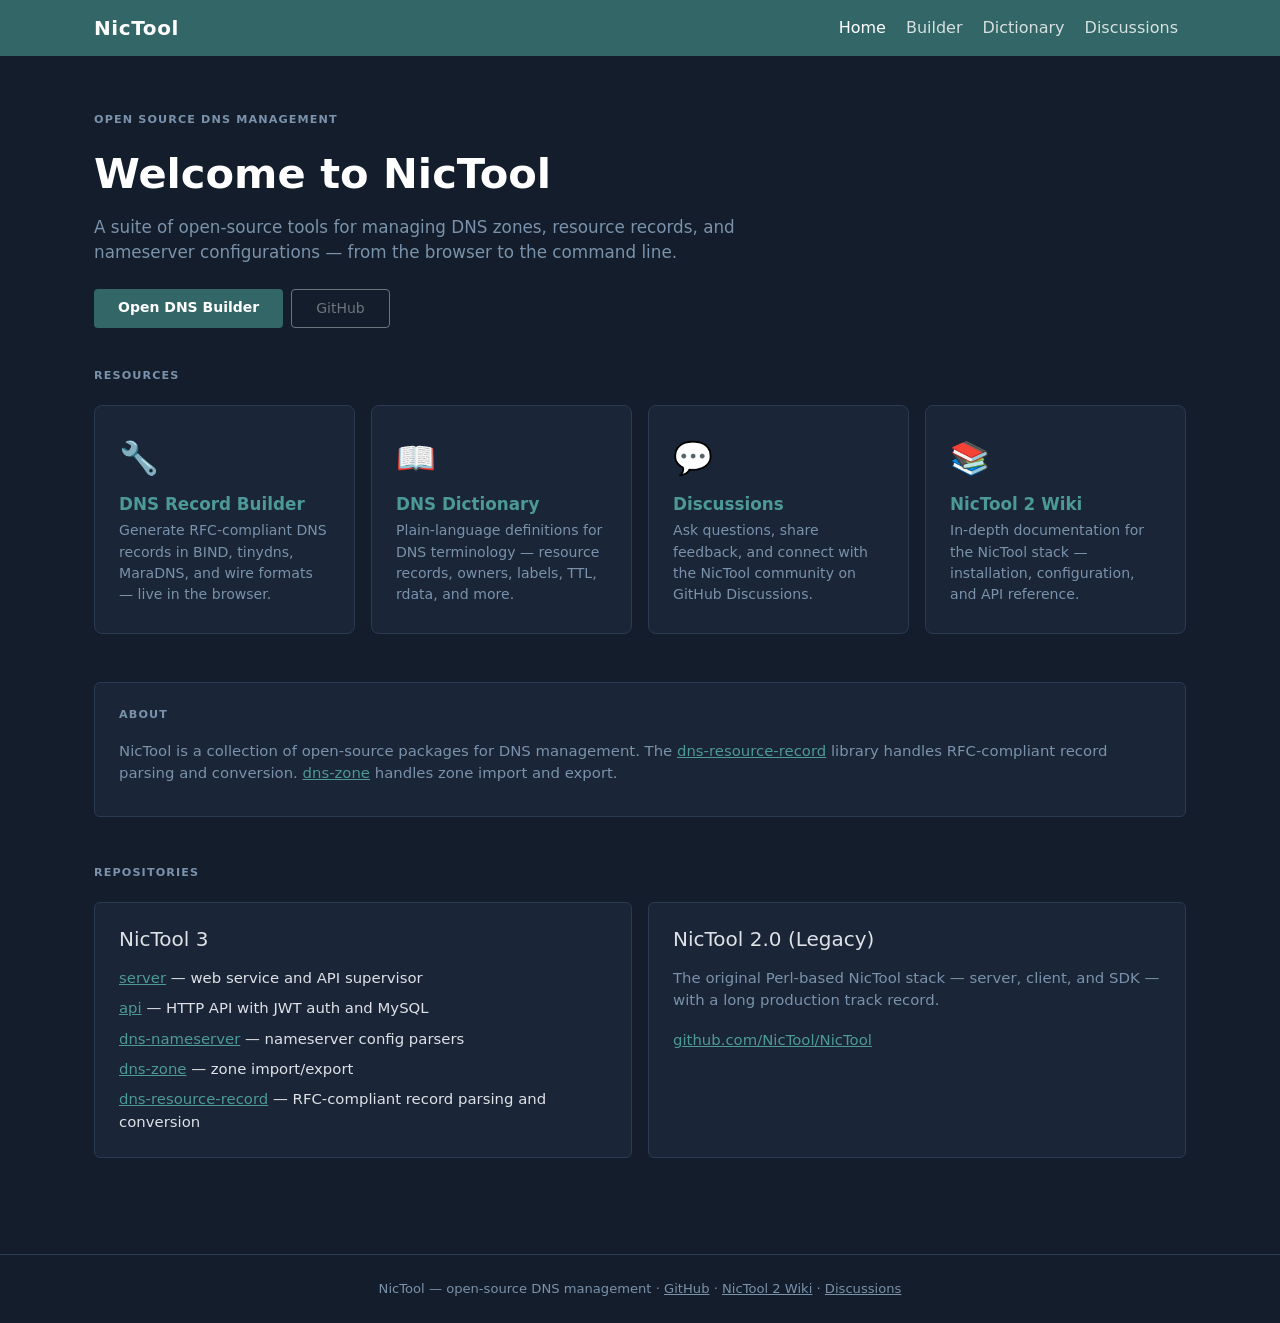
<file: index.html>
<!DOCTYPE html>
<html lang="en" data-bs-theme="dark">
<head>
  <meta charset="utf-8" />
  <meta name="viewport" content="width=device-width, initial-scale=1" />
  <title>NicTool – DNS Management</title>
  <link rel="stylesheet" href="https://cdn.jsdelivr.net/npm/bootstrap@5.3.8/dist/css/bootstrap.min.css"
    integrity="sha384-sRIl4kxILFvY47J16cr9ZwB07vP4J8+LH7qKQnuqkuIAvNWLzeN8tE5YBujZqJLB" crossorigin="anonymous" />
  <link rel="stylesheet" href="css/nictool.css" />
</head>
<body>

<nav class="navbar navbar-expand-sm py-2 nt-navbar">
  <div class="container px-4">
    <a class="navbar-brand" href="index.html">NicTool</a>
    <button class="navbar-toggler border-0" type="button" data-bs-toggle="collapse" data-bs-target="#navMain">
      <span class="navbar-toggler-icon"></span>
    </button>
    <div class="collapse navbar-collapse" id="navMain">
      <ul class="navbar-nav ms-auto gap-1">
        <li class="nav-item">
          <a class="nav-link active" href="index.html">Home</a>
        </li>
        <li class="nav-item">
          <a class="nav-link" href="builder/index.html">Builder</a>
        </li>
        <li class="nav-item">
          <a class="nav-link" href="dictionary.html">Dictionary</a>
        </li>
        <li class="nav-item">
          <a class="nav-link" href="https://github.com/orgs/NicTool/discussions" target="_blank" rel="noopener">Discussions</a>
        </li>
      </ul>
    </div>
  </div>
</nav>

<main>

  <!-- Hero -->
  <section class="nt-hero">
    <div class="container px-4">
      <div class="row align-items-center">
        <div class="col-lg-8">
          <p class="nt-section-label">Open Source DNS Management</p>
          <h1>Welcome to NicTool</h1>
          <p class="lead mt-3 mb-4">
            A suite of open-source tools for managing DNS zones, resource records,
            and nameserver configurations — from the browser to the command line.
          </p>
          <div class="d-flex flex-wrap gap-2">
            <a href="builder/index.html" class="btn btn-sm px-4 py-2 fw-semibold"
               style="background:var(--nt-primary);color:#fff;border:none">
              Open DNS Builder
            </a>
            <a href="https://github.com/NicTool" target="_blank" rel="noopener"
               class="btn btn-sm btn-outline-secondary px-4 py-2">
              GitHub
            </a>
          </div>
        </div>
      </div>
    </div>
  </section>

  <!-- Feature cards -->
  <section class="pb-5">
    <div class="container px-4">
      <p class="nt-section-label">Resources</p>
      <div class="row g-3">

        <div class="col-sm-6 col-lg-3">
          <a href="builder/index.html" class="nt-feature-card">
            <span class="nt-icon">🔧</span>
            <h3>DNS Record Builder</h3>
            <p>Generate RFC-compliant DNS records in BIND, tinydns, MaraDNS, and wire formats — live in the browser.</p>
          </a>
        </div>

        <div class="col-sm-6 col-lg-3">
          <a href="dictionary.html" class="nt-feature-card">
            <span class="nt-icon">📖</span>
            <h3>DNS Dictionary</h3>
            <p>Plain-language definitions for DNS terminology — resource records, owners, labels, TTL, rdata, and more.</p>
          </a>
        </div>

        <div class="col-sm-6 col-lg-3">
          <a href="https://github.com/orgs/NicTool/discussions" target="_blank" rel="noopener" class="nt-feature-card">
            <span class="nt-icon">💬</span>
            <h3>Discussions</h3>
            <p>Ask questions, share feedback, and connect with the NicTool community on GitHub Discussions.</p>
          </a>
        </div>

        <div class="col-sm-6 col-lg-3">
          <a href="https://github.com/NicTool/NicTool/wiki" target="_blank" rel="noopener" class="nt-feature-card">
            <span class="nt-icon">📚</span>
            <h3>NicTool 2 Wiki</h3>
            <p>In-depth documentation for the NicTool stack — installation, configuration, and API reference.</p>
          </a>
        </div>

      </div>
    </div>
  </section>

  <!-- About -->
  <section class="pb-5">
    <div class="container px-4">
      <div class="card">
        <div class="card-body py-4 px-4">
          <p class="nt-section-label mb-3">About</p>
          <p class="mb-2" style="font-size:.93rem;color:var(--nt-muted)">
            NicTool is a collection of open-source packages for DNS management. The
            <a href="https://github.com/NicTool/dns-resource-record" target="_blank" rel="noopener">dns-resource-record</a>
            library handles RFC-compliant record parsing and conversion.
            <a href="https://github.com/NicTool/dns-zone" target="_blank" rel="noopener">dns-zone</a>
            handles zone import and export.
          </p>
        </div>
      </div>
    </div>
  </section>

  <!-- Repositories -->
  <section class="pb-5">
    <div class="container px-4">
      <p class="nt-section-label">Repositories</p>
      <div class="row g-3">

        <div class="col-md-6">
          <div class="card h-100">
            <div class="card-body py-4 px-4">
              <h3 class="h5 mb-3">NicTool 3</h3>
              <ul class="list-unstyled mb-0" style="font-size:.93rem">
                <li class="mb-2"><a href="https://github.com/NicTool/server" target="_blank" rel="noopener">server</a> — web service and API supervisor</li>
                <li class="mb-2"><a href="https://github.com/NicTool/api" target="_blank" rel="noopener">api</a> — HTTP API with JWT auth and MySQL</li>
                <li class="mb-2"><a href="https://github.com/NicTool/dns-nameserver" target="_blank" rel="noopener">dns-nameserver</a> — nameserver config parsers</li>
                <li class="mb-2"><a href="https://github.com/NicTool/dns-zone" target="_blank" rel="noopener">dns-zone</a> — zone import/export</li>
                <li><a href="https://github.com/NicTool/dns-resource-record" target="_blank" rel="noopener">dns-resource-record</a> — RFC-compliant record parsing and conversion</li>
              </ul>
            </div>
          </div>
        </div>

        <div class="col-md-6">
          <div class="card h-100">
            <div class="card-body py-4 px-4">
              <h3 class="h5 mb-3">NicTool 2.0 (Legacy)</h3>
              <p style="font-size:.93rem;color:var(--nt-muted)">
                The original Perl-based NicTool stack — server, client, and SDK —
                with a long production track record.
              </p>
              <a href="https://github.com/NicTool/NicTool" target="_blank" rel="noopener"
                 style="font-size:.93rem">github.com/NicTool/NicTool</a>
            </div>
          </div>
        </div>

      </div>
    </div>
  </section>

</main>

<footer class="nt-footer">
  <div class="container px-4">
    <span>NicTool &mdash; open-source DNS management</span>
    &middot;
    <a href="https://github.com/NicTool" target="_blank" rel="noopener">GitHub</a>
    &middot;
    <a href="https://github.com/NicTool/NicTool/wiki" target="_blank" rel="noopener">NicTool 2 Wiki</a>
    &middot;
    <a href="https://github.com/orgs/NicTool/discussions" target="_blank" rel="noopener">Discussions</a>
  </div>
</footer>

<script src="https://cdn.jsdelivr.net/npm/bootstrap@5.3.8/dist/js/bootstrap.bundle.min.js"
  integrity="sha384-FKyoEForCGlyvwx9Hj09JcYn3nv7wiPVlz7YYwJrWVcXK/BmnVDxM+D2scQbITxI"
  crossorigin="anonymous"></script>
</body>
</html>
</file>
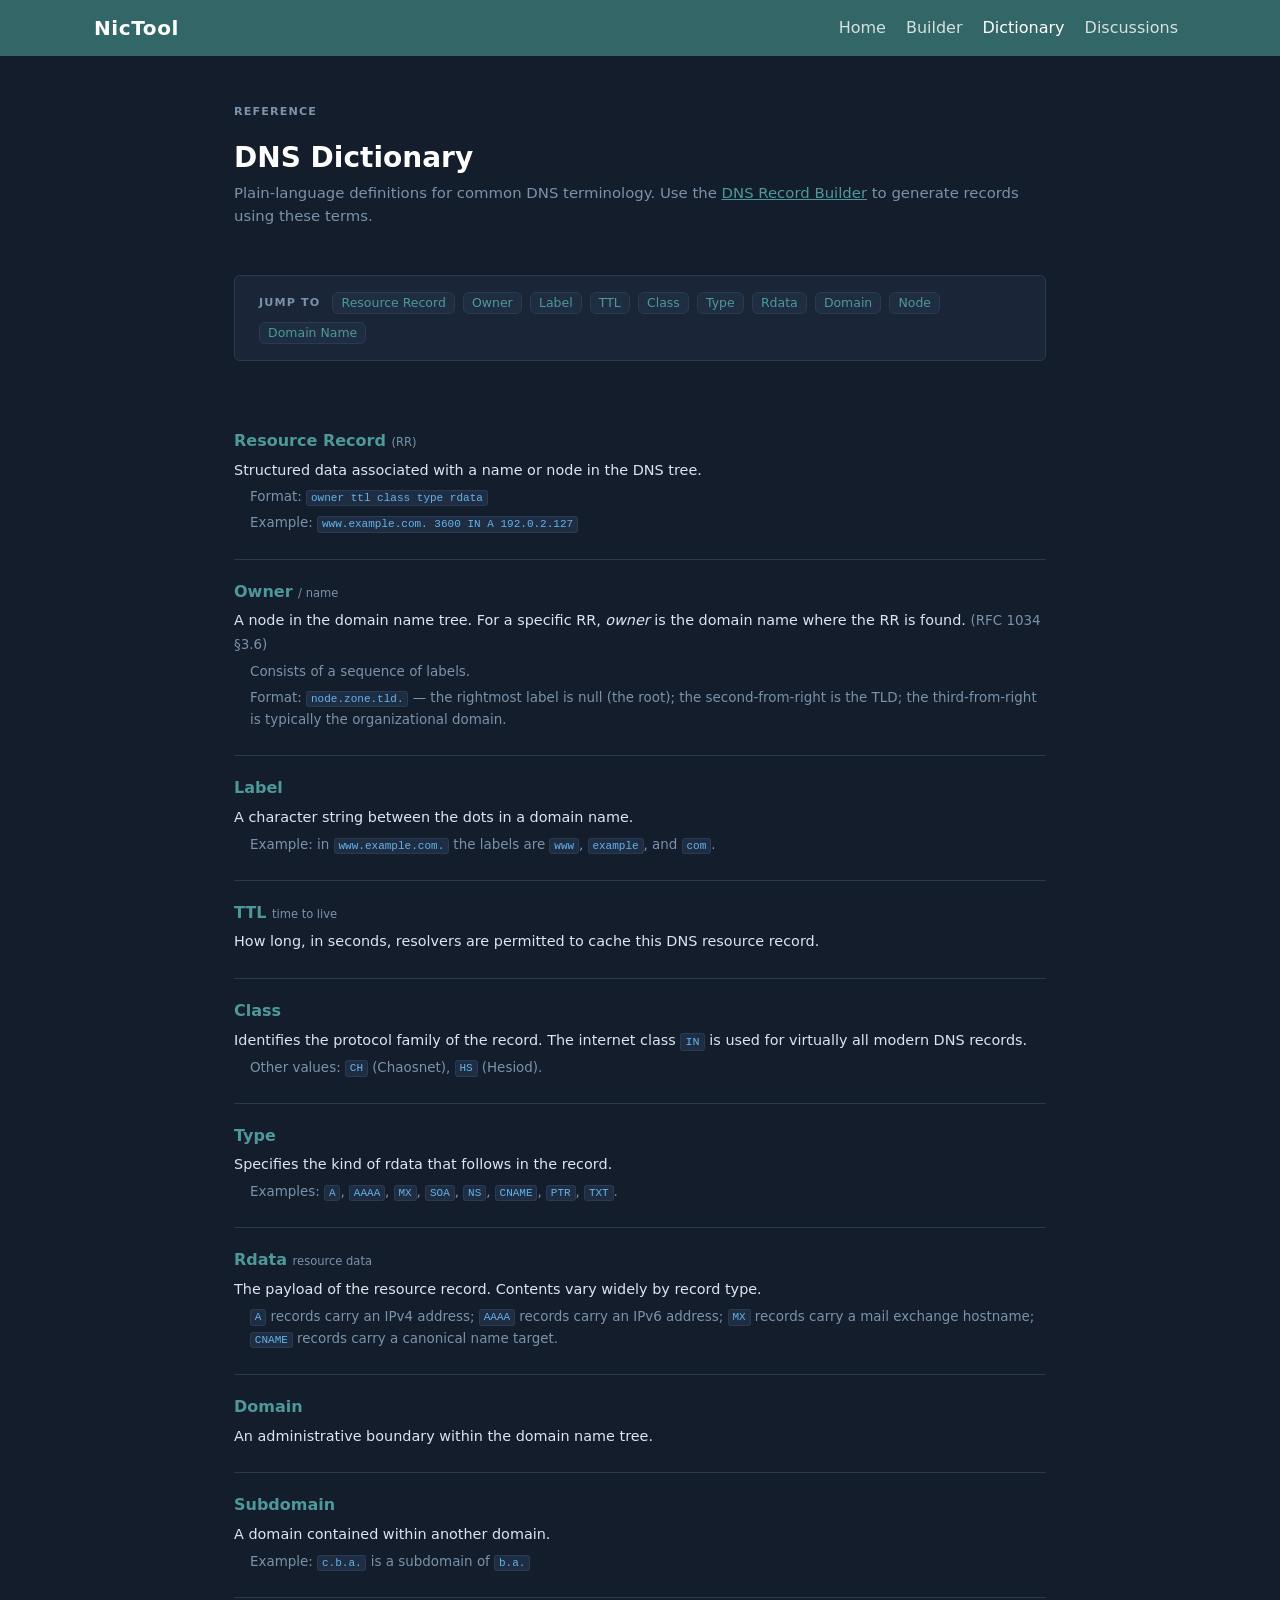
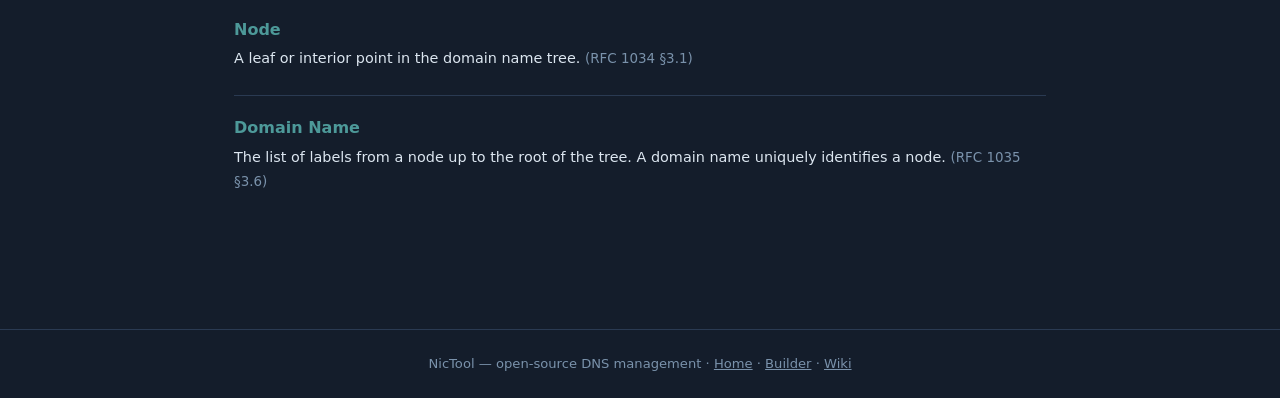
<file: dictionary.html>
<!DOCTYPE html>
<html lang="en" data-bs-theme="dark">
<head>
  <meta charset="utf-8" />
  <meta name="viewport" content="width=device-width, initial-scale=1" />
  <title>DNS Dictionary – NicTool</title>
  <link rel="stylesheet" href="https://cdn.jsdelivr.net/npm/bootstrap@5.3.8/dist/css/bootstrap.min.css"
    integrity="sha384-sRIl4kxILFvY47J16cr9ZwB07vP4J8+LH7qKQnuqkuIAvNWLzeN8tE5YBujZqJLB" crossorigin="anonymous" />
  <link rel="stylesheet" href="css/nictool.css" />
</head>
<body>

<nav class="navbar navbar-expand-sm py-2 nt-navbar">
  <div class="container px-4">
    <a class="navbar-brand" href="index.html">NicTool</a>
    <button class="navbar-toggler border-0" type="button" data-bs-toggle="collapse" data-bs-target="#navMain">
      <span class="navbar-toggler-icon"></span>
    </button>
    <div class="collapse navbar-collapse" id="navMain">
      <ul class="navbar-nav ms-auto gap-1">
        <li class="nav-item">
          <a class="nav-link" href="index.html">Home</a>
        </li>
        <li class="nav-item">
          <a class="nav-link" href="builder/index.html">Builder</a>
        </li>
        <li class="nav-item">
          <a class="nav-link active" href="dictionary.html">Dictionary</a>
        </li>
        <li class="nav-item">
          <a class="nav-link" href="https://github.com/orgs/NicTool/discussions" target="_blank" rel="noopener">Discussions</a>
        </li>
      </ul>
    </div>
  </div>
</nav>

<main class="container px-4 py-5" style="max-width:860px">

  <!-- Page header -->
  <div class="mb-5">
    <p class="nt-section-label">Reference</p>
    <h1 class="h3 fw-bold text-white mb-2">DNS Dictionary</h1>
    <p style="color:var(--nt-muted);font-size:.93rem">
      Plain-language definitions for common DNS terminology.
      Use the <a href="builder/index.html">DNS Record Builder</a> to generate records using these terms.
    </p>
  </div>

  <!-- Quick-jump -->
  <div class="card mb-5">
    <div class="card-body py-3 px-4 d-flex flex-wrap gap-2 align-items-center">
      <span class="nt-section-label mb-0 me-1">Jump to</span>
      <a href="#resource-record" class="badge text-decoration-none fw-normal"
         style="background:var(--nt-surface-2,#1f2d42);color:var(--nt-primary-lt);border:1px solid var(--nt-border);font-size:.78rem;padding:.3em .65em">
        Resource Record</a>
      <a href="#owner" class="badge text-decoration-none fw-normal"
         style="background:var(--nt-surface-2,#1f2d42);color:var(--nt-primary-lt);border:1px solid var(--nt-border);font-size:.78rem;padding:.3em .65em">
        Owner</a>
      <a href="#label" class="badge text-decoration-none fw-normal"
         style="background:var(--nt-surface-2,#1f2d42);color:var(--nt-primary-lt);border:1px solid var(--nt-border);font-size:.78rem;padding:.3em .65em">
        Label</a>
      <a href="#ttl" class="badge text-decoration-none fw-normal"
         style="background:var(--nt-surface-2,#1f2d42);color:var(--nt-primary-lt);border:1px solid var(--nt-border);font-size:.78rem;padding:.3em .65em">
        TTL</a>
      <a href="#class" class="badge text-decoration-none fw-normal"
         style="background:var(--nt-surface-2,#1f2d42);color:var(--nt-primary-lt);border:1px solid var(--nt-border);font-size:.78rem;padding:.3em .65em">
        Class</a>
      <a href="#type" class="badge text-decoration-none fw-normal"
         style="background:var(--nt-surface-2,#1f2d42);color:var(--nt-primary-lt);border:1px solid var(--nt-border);font-size:.78rem;padding:.3em .65em">
        Type</a>
      <a href="#rdata" class="badge text-decoration-none fw-normal"
         style="background:var(--nt-surface-2,#1f2d42);color:var(--nt-primary-lt);border:1px solid var(--nt-border);font-size:.78rem;padding:.3em .65em">
        Rdata</a>
      <a href="#domain" class="badge text-decoration-none fw-normal"
         style="background:var(--nt-surface-2,#1f2d42);color:var(--nt-primary-lt);border:1px solid var(--nt-border);font-size:.78rem;padding:.3em .65em">
        Domain</a>
      <a href="#node" class="badge text-decoration-none fw-normal"
         style="background:var(--nt-surface-2,#1f2d42);color:var(--nt-primary-lt);border:1px solid var(--nt-border);font-size:.78rem;padding:.3em .65em">
        Node</a>
      <a href="#domain-name" class="badge text-decoration-none fw-normal"
         style="background:var(--nt-surface-2,#1f2d42);color:var(--nt-primary-lt);border:1px solid var(--nt-border);font-size:.78rem;padding:.3em .65em">
        Domain Name</a>
    </div>
  </div>

  <!-- Terms -->
  <dl>

    <div class="nt-term" id="resource-record">
      <dt>Resource Record <span style="font-size:.72rem;font-weight:400;color:var(--nt-muted)">(RR)</span></dt>
      <dd>Structured data associated with a name or node in the DNS tree.</dd>
      <dd class="nt-sub">Format: <code>owner ttl class type rdata</code></dd>
      <dd class="nt-sub">Example: <code>www.example.com. 3600 IN A 192.0.2.127</code></dd>
    </div>

    <div class="nt-term" id="owner">
      <dt>Owner <span style="font-size:.72rem;font-weight:400;color:var(--nt-muted)">/ name</span></dt>
      <dd>A node in the domain name tree. For a specific RR, <em>owner</em> is the domain name where the RR is found. <span style="color:var(--nt-muted);font-size:.84rem">(RFC 1034 §3.6)</span></dd>
      <dd class="nt-sub">Consists of a sequence of labels.</dd>
      <dd class="nt-sub">Format: <code>node.zone.tld.</code> — the rightmost label is null (the root); the second-from-right is the TLD; the third-from-right is typically the organizational domain.</dd>
    </div>

    <div class="nt-term" id="label">
      <dt>Label</dt>
      <dd>A character string between the dots in a domain name.</dd>
      <dd class="nt-sub">Example: in <code>www.example.com.</code> the labels are <code>www</code>, <code>example</code>, and <code>com</code>.</dd>
    </div>

    <div class="nt-term" id="ttl">
      <dt>TTL <span style="font-size:.72rem;font-weight:400;color:var(--nt-muted)">time to live</span></dt>
      <dd>How long, in seconds, resolvers are permitted to cache this DNS resource record.</dd>
    </div>

    <div class="nt-term" id="class">
      <dt>Class</dt>
      <dd>Identifies the protocol family of the record. The internet class <code>IN</code> is used for virtually all modern DNS records.</dd>
      <dd class="nt-sub">Other values: <code>CH</code> (Chaosnet), <code>HS</code> (Hesiod).</dd>
    </div>

    <div class="nt-term" id="type">
      <dt>Type</dt>
      <dd>Specifies the kind of rdata that follows in the record.</dd>
      <dd class="nt-sub">Examples: <code>A</code>, <code>AAAA</code>, <code>MX</code>, <code>SOA</code>, <code>NS</code>, <code>CNAME</code>, <code>PTR</code>, <code>TXT</code>.</dd>
    </div>

    <div class="nt-term" id="rdata">
      <dt>Rdata <span style="font-size:.72rem;font-weight:400;color:var(--nt-muted)">resource data</span></dt>
      <dd>The payload of the resource record. Contents vary widely by record type.</dd>
      <dd class="nt-sub"><code>A</code> records carry an IPv4 address; <code>AAAA</code> records carry an IPv6 address; <code>MX</code> records carry a mail exchange hostname; <code>CNAME</code> records carry a canonical name target.</dd>
    </div>

    <div class="nt-term" id="domain">
      <dt>Domain</dt>
      <dd>An administrative boundary within the domain name tree.</dd>
    </div>

    <div class="nt-term" id="subdomain">
      <dt>Subdomain</dt>
      <dd>A domain contained within another domain.</dd>
      <dd class="nt-sub">Example: <code>c.b.a.</code> is a subdomain of <code>b.a.</code></dd>
    </div>

    <div class="nt-term" id="node">
      <dt>Node</dt>
      <dd>A leaf or interior point in the domain name tree. <span style="color:var(--nt-muted);font-size:.84rem">(RFC 1034 §3.1)</span></dd>
    </div>

    <div class="nt-term" id="domain-name">
      <dt>Domain Name</dt>
      <dd>The list of labels from a node up to the root of the tree. A domain name uniquely identifies a node. <span style="color:var(--nt-muted);font-size:.84rem">(RFC 1035 §3.6)</span></dd>
    </div>

  </dl>

</main>

<footer class="nt-footer">
  <div class="container px-4">
    <span>NicTool &mdash; open-source DNS management</span>
    &middot;
    <a href="index.html">Home</a>
    &middot;
    <a href="builder/index.html">Builder</a>
    &middot;
    <a href="https://github.com/NicTool/web/wiki" target="_blank" rel="noopener">Wiki</a>
  </div>
</footer>

<script src="https://cdn.jsdelivr.net/npm/bootstrap@5.3.8/dist/js/bootstrap.bundle.min.js"
  integrity="sha384-FKyoEForCGlyvwx9Hj09JcYn3nv7wiPVlz7YYwJrWVcXK/BmnVDxM+D2scQbITxI"
  crossorigin="anonymous"></script>
</body>
</html>
</file>
<file: css/nictool.css>
/* NicTool shared styles
 * Brand color: #336666 (teal)
 * Theme: dark navy, not black
 */

:root {
  --nt-bg:           #141d2b;
  --nt-surface:      #1a2537;
  --nt-surface-2:    #1f2d42;
  --nt-border:       #2a3a52;
  --nt-primary:      #336666;
  --nt-primary-hov:  #3d7a7a;
  --nt-primary-lt:   #4d9999;
  --nt-accent:       #63b3ed;
  --nt-text:         #dce6f0;
  --nt-muted:        #7a92ab;
  --nt-success:      #48bb78;
}

/* ── Base ───────────────────────────────────────────────── */
body {
  background: var(--nt-bg);
  color: var(--nt-text);
  min-height: 100vh;
}

a {
  color: var(--nt-primary-lt);
}

a:hover {
  color: var(--nt-accent);
}

/* ── Navbar ─────────────────────────────────────────────── */
.nt-navbar {
  background: var(--nt-primary) !important;
}

.nt-navbar .navbar-brand {
  color: #fff !important;
  font-weight: 700;
  letter-spacing: .03em;
}

.nt-navbar .navbar-brand:hover {
  opacity: .85;
}

.nt-navbar .nav-link {
  color: rgba(255,255,255,.8) !important;
}

.nt-navbar .nav-link:hover,
.nt-navbar .nav-link.active {
  color: #fff !important;
}

.nt-navbar .navbar-text {
  color: rgba(255,255,255,.6);
}

/* ── Cards ──────────────────────────────────────────────── */
.card {
  background: var(--nt-surface);
  border-color: var(--nt-border);
}

.card-header {
  background: rgba(255,255,255,.04);
  border-color: var(--nt-border);
}

/* ── Feature cards (index page) ─────────────────────────── */
.nt-feature-card {
  background: var(--nt-surface);
  border: 1px solid var(--nt-border);
  border-radius: .5rem;
  padding: 1.75rem 1.5rem;
  transition: border-color .2s, transform .2s;
  text-decoration: none;
  color: var(--nt-text);
  display: block;
  height: 100%;
}

.nt-feature-card:hover {
  border-color: var(--nt-primary-lt);
  transform: translateY(-2px);
  color: var(--nt-text);
  text-decoration: none;
}

.nt-feature-card .nt-icon {
  font-size: 2rem;
  margin-bottom: .75rem;
  display: block;
}

.nt-feature-card h3 {
  font-size: 1.05rem;
  font-weight: 600;
  margin-bottom: .4rem;
  color: var(--nt-primary-lt);
}

.nt-feature-card p {
  font-size: .88rem;
  color: var(--nt-muted);
  margin: 0;
  line-height: 1.5;
}

/* ── Hero ───────────────────────────────────────────────── */
.nt-hero {
  padding: 3.5rem 0 2.5rem;
}

.nt-hero h1 {
  font-size: clamp(1.8rem, 4vw, 2.6rem);
  font-weight: 700;
  color: #fff;
}

.nt-hero .lead {
  color: var(--nt-muted);
  font-size: 1.05rem;
}

.nt-brand-pill {
  display: inline-block;
  background: var(--nt-primary);
  color: #fff;
  font-size: .7rem;
  font-weight: 600;
  text-transform: uppercase;
  letter-spacing: .08em;
  padding: .15rem .55rem;
  border-radius: 99px;
  vertical-align: middle;
  margin-left: .4rem;
}

/* ── Dictionary / glossary ──────────────────────────────── */
.nt-term {
  padding: 1.25rem 0;
  border-bottom: 1px solid var(--nt-border);
}

.nt-term:last-child {
  border-bottom: none;
}

.nt-term dt {
  font-size: 1rem;
  font-weight: 600;
  color: var(--nt-primary-lt);
  margin-bottom: .35rem;
}

.nt-term dd {
  color: var(--nt-text);
  font-size: .9rem;
  line-height: 1.65;
  margin: 0 0 .25rem 0;
}

.nt-term dd.nt-sub {
  color: var(--nt-muted);
  font-size: .84rem;
  padding-left: 1rem;
}

.nt-term code {
  background: var(--nt-surface-2);
  border: 1px solid var(--nt-border);
  border-radius: 3px;
  padding: .1em .35em;
  font-size: .82em;
  color: var(--nt-accent);
}

/* ── Section heading ────────────────────────────────────── */
.nt-section-label {
  font-size: .7rem;
  font-weight: 700;
  text-transform: uppercase;
  letter-spacing: .1em;
  color: var(--nt-muted);
  margin-bottom: 1.25rem;
}

/* ── Footer ─────────────────────────────────────────────── */
.nt-footer {
  border-top: 1px solid var(--nt-border);
  padding: 1.5rem 0;
  margin-top: 3rem;
  text-align: center;
  font-size: .82rem;
  color: var(--nt-muted);
}

.nt-footer a {
  color: var(--nt-muted);
}

.nt-footer a:hover {
  color: var(--nt-primary-lt);
}

/* ── Utility ────────────────────────────────────────────── */
.text-nt-muted   { color: var(--nt-muted) !important; }
.text-nt-primary { color: var(--nt-primary-lt) !important; }
.border-nt       { border-color: var(--nt-border) !important; }
.bg-nt-surface   { background: var(--nt-surface) !important; }
</file>
